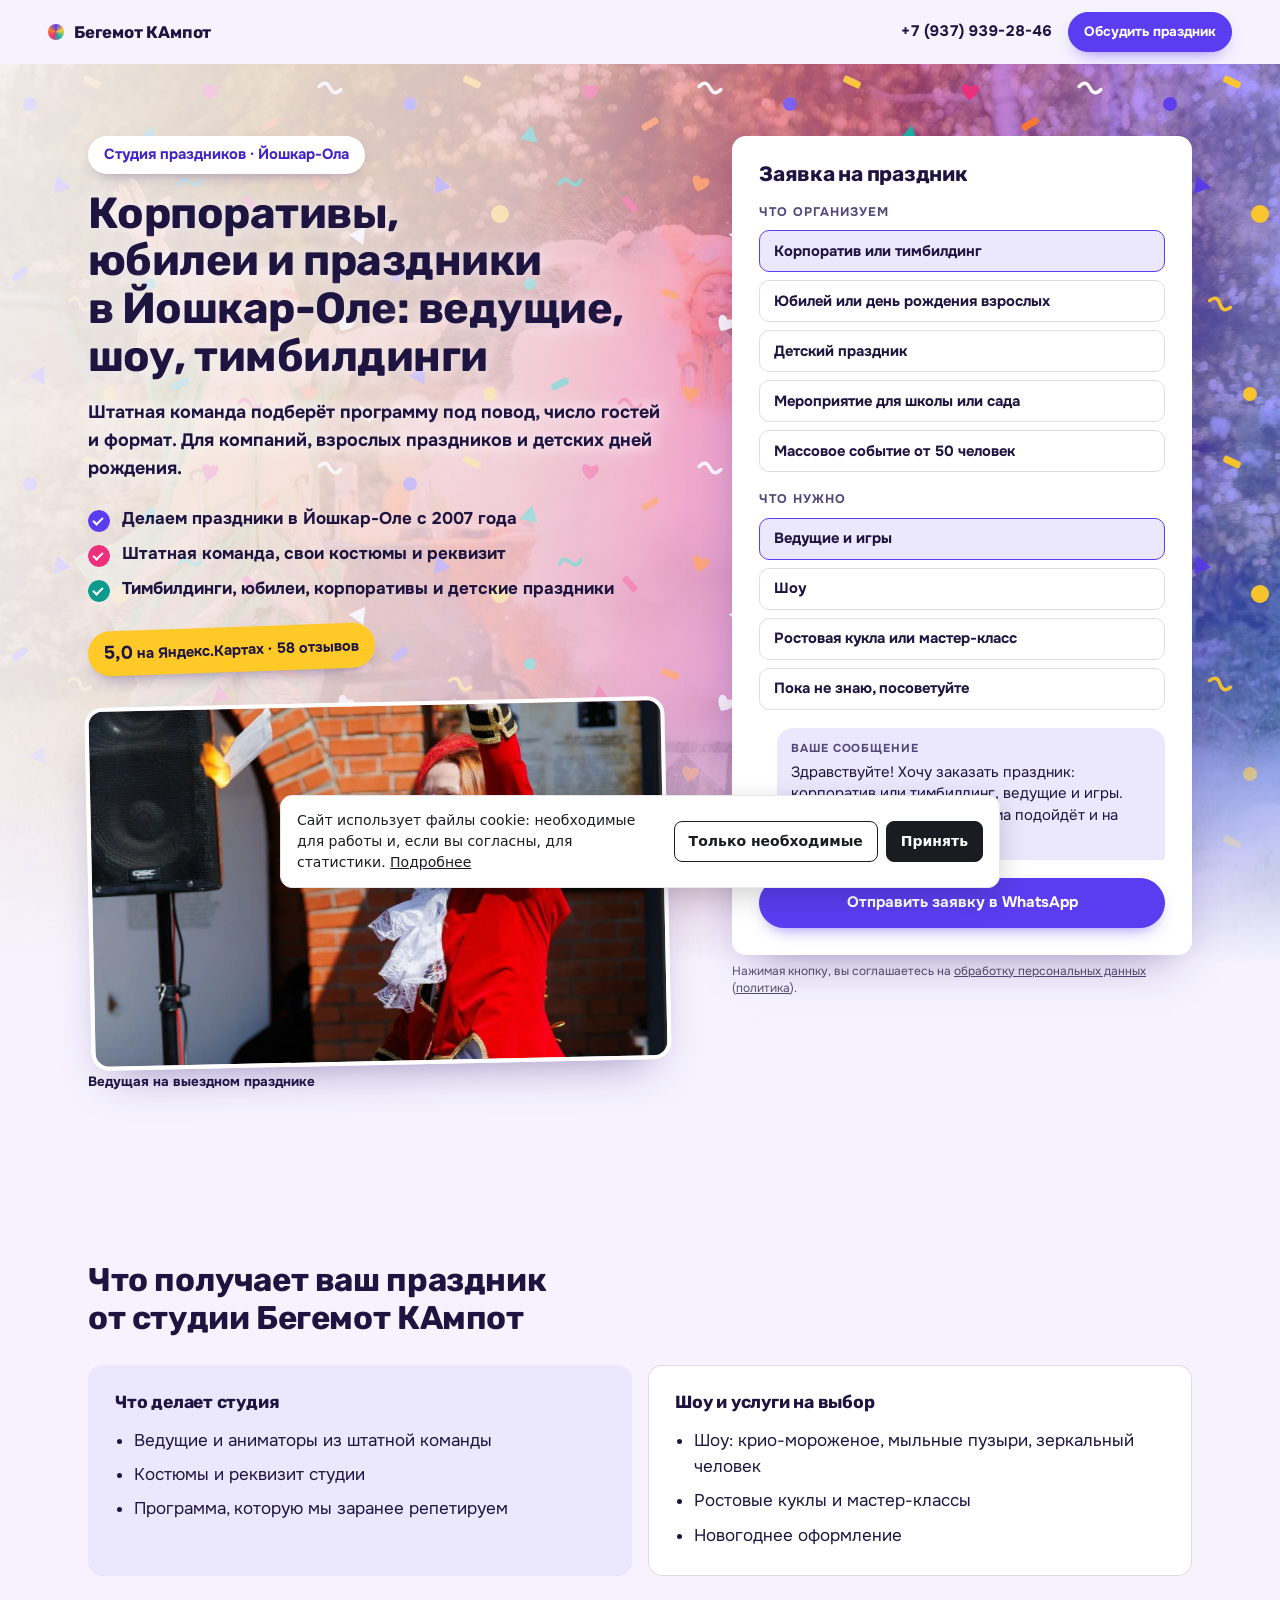
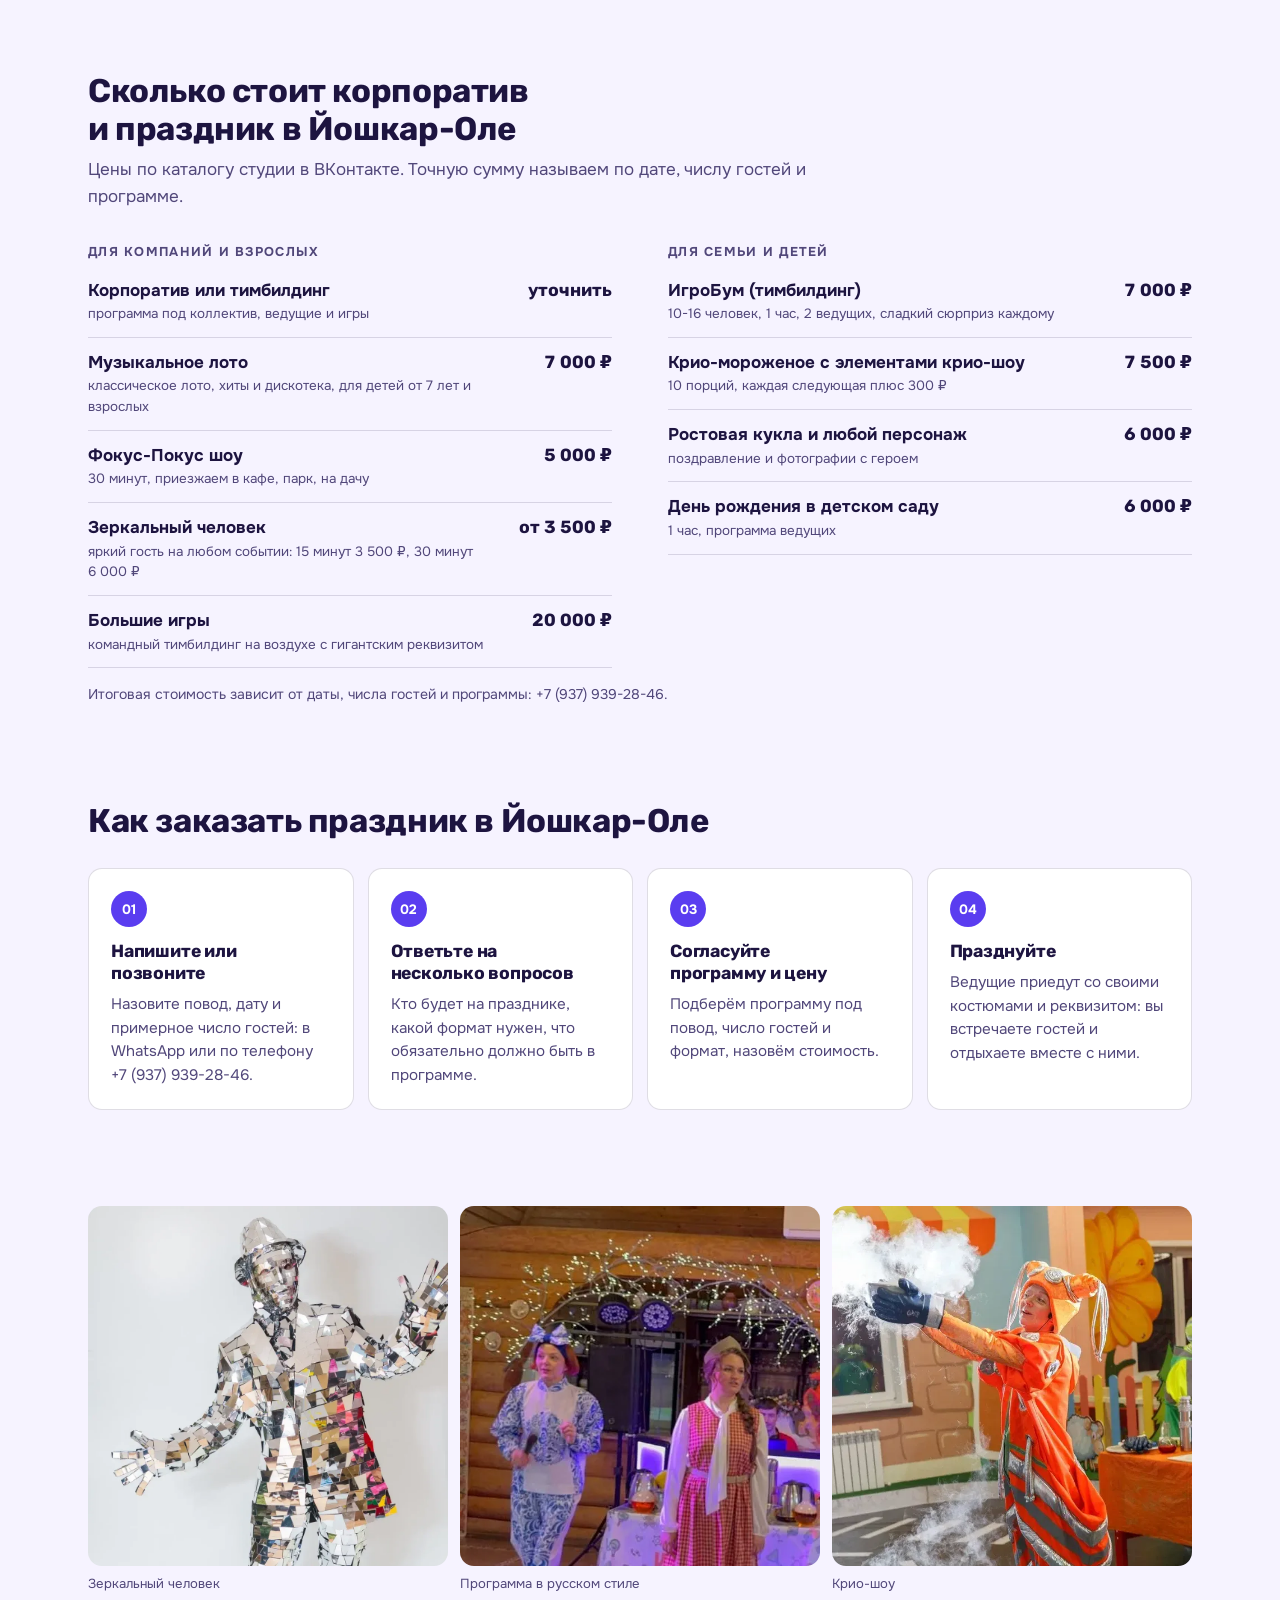
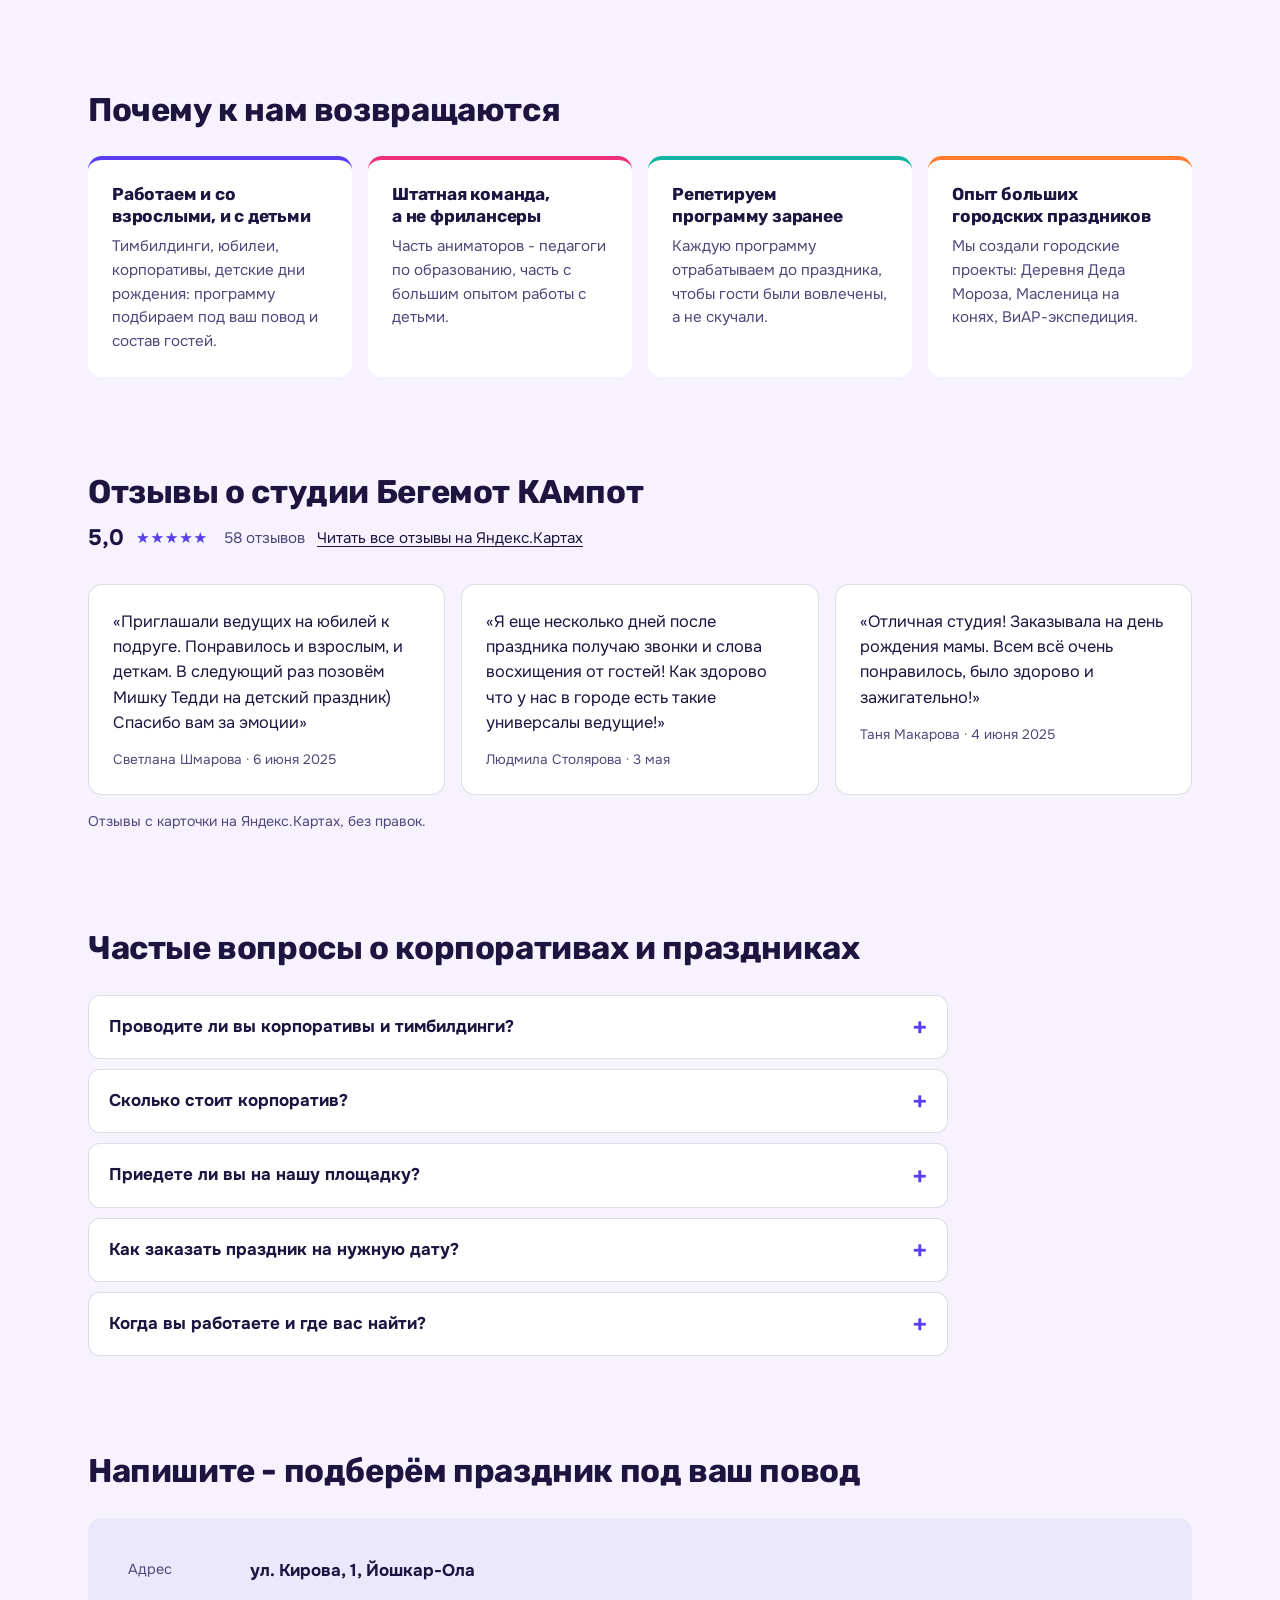
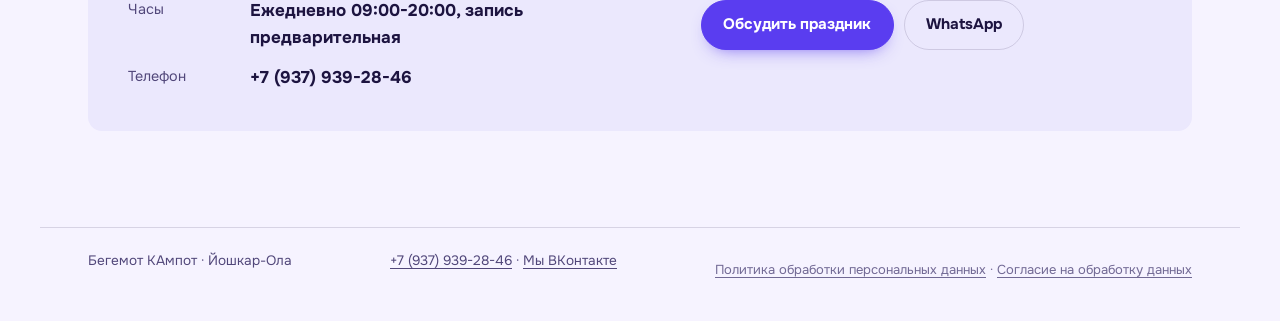
<file: index.html>
<!doctype html>
<html lang="ru">
<head>
<meta charset="utf-8">
<meta name="robots" content="noindex, nofollow" data-publish>
<meta name="viewport" content="width=device-width, initial-scale=1, viewport-fit=cover">
<title>Корпоративы и праздники в Йошкар-Оле - студия Бегемот КАмпот</title>
<link rel="canonical" href="https://ajax55sv-cell.github.io/begemot-kampot-yoshkar-ola/">
<meta name="description" content="Бегемот КАмпот в Йошкар-Оле: ведущие, шоу и тимбилдинги для корпоративов, юбилеев и детских праздников. 5,0 на Яндекс Картах, 58 отзывов. Заявка в WhatsApp: +7 (937) 939-28-46.">
<meta property="og:type" content="website">
<meta property="og:url" content="https://ajax55sv-cell.github.io/begemot-kampot-yoshkar-ola/">
<meta property="og:site_name" content="Бегемот КАмпот">
<meta property="og:locale" content="ru_RU">
<meta property="og:title" content="Корпоративы, юбилеи и праздники в Йошкар-Оле - Бегемот КАмпот">
<meta property="og:description" content="Бегемот КАмпот в Йошкар-Оле: ведущие, шоу и тимбилдинги для корпоративов, юбилеев и детских праздников. 5,0 на Яндекс Картах, 58 отзывов. Заявка в WhatsApp: +7 (937) 939-28-46.">
<meta property="og:image" content="https://ajax55sv-cell.github.io/begemot-kampot-yoshkar-ola/assets/og.jpg">
<link rel="preload" as="font" type="font/woff2" href="assets/fonts/rubik-cyrillic-700.woff2" crossorigin>
<link rel="preload" as="image" href="assets/hero.webp" fetchpriority="high">
<link rel="icon" href="data:image/svg+xml,%3Csvg xmlns=%27http://www.w3.org/2000/svg%27 viewBox=%270 0 32 32%27%3E%3Crect x=%276%27 y=%276%27 width=%2720%27 height=%2720%27 rx=%275%27 fill=%27%232f6b4d%27/%3E%3C/svg%3E">
<style>
@font-face{font-family:'Rubik';font-style:normal;font-weight:700;font-display:swap;src:url('assets/fonts/rubik-cyrillic-700.woff2') format('woff2');unicode-range:U+0301,U+0400-045F,U+0490-0491,U+04B0-04B1,U+2116;}
@font-face{font-family:'Rubik';font-style:normal;font-weight:700;font-display:swap;src:url('assets/fonts/rubik-latin-700.woff2') format('woff2');unicode-range:U+0000-00FF,U+0131,U+0152-0153,U+02BB-02BC,U+02C6,U+02DA,U+02DC,U+2000-206F,U+20AC,U+2122,U+2191,U+2193,U+2212,U+2215;}
@font-face{font-family:'Onest';font-style:normal;font-weight:400;font-display:swap;src:url('assets/fonts/onest-cyrillic-400.woff2') format('woff2');unicode-range:U+0301,U+0400-045F,U+0490-0491,U+04B0-04B1,U+2116;}
@font-face{font-family:'Onest';font-style:normal;font-weight:400;font-display:swap;src:url('assets/fonts/onest-latin-400.woff2') format('woff2');unicode-range:U+0000-00FF,U+0131,U+0152-0153,U+02BB-02BC,U+02C6,U+02DA,U+02DC,U+2000-206F,U+20AC,U+2122,U+2191,U+2193,U+2212,U+2215;}
@font-face{font-family:'Onest';font-style:normal;font-weight:700;font-display:swap;src:url('assets/fonts/onest-cyrillic-700.woff2') format('woff2');unicode-range:U+0301,U+0400-045F,U+0490-0491,U+04B0-04B1,U+2116;}
@font-face{font-family:'Onest';font-style:normal;font-weight:700;font-display:swap;src:url('assets/fonts/onest-latin-700.woff2') format('woff2');unicode-range:U+0000-00FF,U+0131,U+0152-0153,U+02BB-02BC,U+02C6,U+02DA,U+02DC,U+2000-206F,U+20AC,U+2122,U+2191,U+2193,U+2212,U+2215;}

:root { --c-canvas: #f6f3ff; --c-surface: #ffffff; --c-ink: #1d1440; --c-ink-soft: #51477a; --c-accent: #5a3df0; --c-accent-ink: #ffffff; --c-accent-deep: #3f26c4; --f-display: 'Rubik', 'Trebuchet MS', 'Segoe UI', system-ui, sans-serif; --f-text: 'Onest', 'Segoe UI', system-ui, sans-serif; --h1k: 1; }
</style>
<link rel="stylesheet" href="style-prod.css">
<script type="application/ld+json">[{"@context":"https://schema.org","@type":"LocalBusiness","name":"Бегемот КАмпот","description":"Организация корпоративов, тимбилдингов, юбилеев и детских праздников в Йошкар-Оле: ведущие, шоу, ростовые куклы, мастер-классы.","url":"https://ajax55sv-cell.github.io/begemot-kampot-yoshkar-ola/","image":"https://ajax55sv-cell.github.io/begemot-kampot-yoshkar-ola/assets/og.jpg","telephone":"+79379392846","openingHoursSpecification":[{"@type":"OpeningHoursSpecification","dayOfWeek":["Monday","Tuesday","Wednesday","Thursday","Friday","Saturday","Sunday"],"opens":"09:00","closes":"20:00"}],"address":{"@type":"PostalAddress","streetAddress":"улица Кирова, 1","addressLocality":"Йошкар-Ола","addressRegion":"Республика Марий Эл","addressCountry":"RU"},"aggregateRating":{"@type":"AggregateRating","ratingValue":"5.0","ratingCount":"62","reviewCount":"58"},"sameAs":["https://yandex.ru/maps/org/begemot_kampot/231373108571/","https://vk.ru/kampotdetckieprazdniki"]},{"@context":"https://schema.org","@type":"FAQPage","mainEntity":[{"@type":"Question","name":"Проводите ли вы корпоративы и тимбилдинги?","acceptedAnswer":{"@type":"Answer","text":"Да. Проводим тимбилдинги, корпоративы, юбилеи и дни рождения для взрослых: подбираем программу под коллектив, число гостей и формат."}},{"@type":"Question","name":"Сколько стоит корпоратив?","acceptedAnswer":{"@type":"Answer","text":"Стоимость зависит от даты, числа гостей и программы. Напишите нам в WhatsApp или позвоните по номеру +7 (937) 939-28-46: назовём цену под ваш формат."}},{"@type":"Question","name":"Приедете ли вы на нашу площадку?","acceptedAnswer":{"@type":"Answer","text":"Да, выезжаем: Фокус-Покус шоу приезжает в кафе, парк, на дачу. ИгроБум проводим на любой территории, даже там, где нет электричества."}},{"@type":"Question","name":"Как заказать праздник на нужную дату?","acceptedAnswer":{"@type":"Answer","text":"Дату лучше закрепить заранее. Напишите нам повод, дату и число гостей, мы скажем, свободна ли дата, и подберём программу."}},{"@type":"Question","name":"Когда вы работаете и где вас найти?","acceptedAnswer":{"@type":"Answer","text":"Принимаем заявки ежедневно с 09:00 до 20:00, запись предварительная. Офис: Йошкар-Ола, улица Кирова, 1."}}]}]</script>
<style>
/* legal-add */
.legal-links{margin-top:10px;font-size:13px;opacity:.8;hyphens:none}
.legal-links a{color:inherit}
.ckn{margin:8px 0 0;font-size:12px;line-height:1.45;opacity:.75;hyphens:none}
.ckn a{color:inherit;text-decoration:underline}
.ckb{position:fixed;left:12px;right:12px;bottom:12px;z-index:9999;max-width:720px;margin:0 auto;padding:14px 16px;background:#fff;color:#1b1c22;border:1px solid #e7e8ee;border-radius:12px;box-shadow:0 8px 28px rgba(0,0,0,.18);font:400 14px/1.5 system-ui,-apple-system,"Segoe UI",Arial,sans-serif;hyphens:none;display:flex;gap:12px;align-items:center;flex-wrap:wrap}
.ckb p{margin:0;flex:1 1 280px}
.ckb a{color:inherit;text-decoration:underline}
.ckb__b{display:flex;gap:8px;flex-wrap:wrap}
.ckb button{font:inherit;font-weight:600;padding:9px 14px;border-radius:8px;border:1px solid #1b1c22;background:#fff;color:#1b1c22;cursor:pointer}
.ckb button[data-v="all"]{background:#1b1c22;color:#fff}
</style>
</head>
<body class="s-prod" id="top" data-wa="79379392846" data-tg="" data-max="">
<header class="s-bar" data-s-bar>
  <a class="s-bar__brand" href="#top"><i aria-hidden="true"></i>Бегемот КАмпот</a>
  <div class="s-bar__right">
    <a class="s-bar__tel" href="tel:+79379392846">+7 (937) 939-28-46</a>
    <a class="s-btn s-btn--sm" href="#widget">Обсудить праздник</a>
  </div>
</header>
<main>
  <section class="s-hero">
    <div class="s-hero__text">
      <p class="s-eyebrow">Студия праздников · <span class="nw">Йошкар-Ола</span></p>
      <h1>Корпоративы, юбилеи и праздники в <span class="nw">Йошкар-Оле</span>: ведущие, шоу, тимбилдинги</h1>
      <p class="s-lead">Штатная команда подберёт программу под повод, число гостей и формат. Для компаний, взрослых праздников и детских дней рождения.</p>
      <ul class="s-ticks"><li>Делаем праздники в <span class="nw">Йошкар-Оле</span> с 2007 года</li><li>Штатная команда, свои костюмы и реквизит</li><li>Тимбилдинги, юбилеи, корпоративы и детские праздники</li></ul>
      <p class="s-rating"><b>5,0</b> на Яндекс.Картах · 58 отзывов</p>
      <figure class="s-hero__photo"><img class="" src="assets/vedushchaya.webp" alt="Ведущая в красном костюме с поднятой рукой на выездном празднике" loading="lazy" decoding="async" style="object-position:50% 30%"><figcaption>Ведущая на выездном празднике</figcaption></figure>
    </div>
    <div class="s-hero__widget" id="widget"><form class="s-widget" data-s-calc data-base="0" data-min="0" data-min-note="минимальный заказ" data-per="{}" data-message="Здравствуйте! Хочу заказать праздник: {выбор}. Подскажите, какая программа подойдёт и на какие даты вы свободны?" onsubmit="return false">
      <h2 class="s-widget__title">Заявка на праздник</h2>
      <fieldset><legend>Что организуем</legend><div class="s-chips s-chips--col"><label class="s-chip s-chip--row"><input type="radio" name="event" value="0" data-label="Корпоратив или тимбилдинг" data-price="0" checked><span>Корпоратив или тимбилдинг</span></label><label class="s-chip s-chip--row"><input type="radio" name="event" value="1" data-label="Юбилей или день рождения взрослых" data-price="0"><span>Юбилей или день рождения взрослых</span></label><label class="s-chip s-chip--row"><input type="radio" name="event" value="2" data-label="Детский праздник" data-price="0"><span>Детский праздник</span></label><label class="s-chip s-chip--row"><input type="radio" name="event" value="3" data-label="Мероприятие для школы или сада" data-price="0"><span>Мероприятие для школы или сада</span></label><label class="s-chip s-chip--row"><input type="radio" name="event" value="4" data-label="Массовое событие от 50 человек" data-price="0"><span>Массовое событие от 50 человек</span></label></div></fieldset>
      <fieldset><legend>Что нужно</legend><div class="s-chips s-chips--col"><label class="s-chip s-chip--row"><input type="radio" name="who" value="0" data-label="Ведущие и игры" data-price="0" checked><span>Ведущие и игры</span></label><label class="s-chip s-chip--row"><input type="radio" name="who" value="1" data-label="Шоу" data-price="0"><span>Шоу</span></label><label class="s-chip s-chip--row"><input type="radio" name="who" value="2" data-label="Ростовая кукла или мастер-класс" data-price="0"><span>Ростовая кукла или <span class="nw">мастер-класс</span></span></label><label class="s-chip s-chip--row"><input type="radio" name="who" value="3" data-label="Пока не знаю, посоветуйте" data-price="0"><span>Пока не знаю, посоветуйте</span></label></div></fieldset>
      <p class="s-total"><span>Цену назовём по дате и числу гостей</span><b data-s-total>-</b></p>
      <div class="s-bubble" aria-live="polite"><span class="s-bubble__label">Ваше сообщение</span><p data-s-bubble></p></div>
      <div class="s-send">
        <a class="s-btn s-btn--wide" data-s-msg="whatsapp" href="https://wa.me/79379392846" target="_blank" rel="noopener">Отправить заявку в WhatsApp</a>
        
      </div>
      <p class="s-send__note" data-s-copied hidden>Текст скопирован - вставьте его в чат.</p>
      
    </form><p class="ckn">Нажимая кнопку, вы соглашаетесь на <a href="soglasie.html">обработку персональных данных</a> (<a href="politika.html">политика</a>).</p></div>
    <figure class="s-hero__bg" aria-hidden="true"><img class="" src="assets/hero.webp" alt="Два аниматора в ярких костюмах на лужайке, рядом облако белого пара и стол с шарами" decoding="async" style="object-position:50% 50%" fetchpriority="high"></figure>
  </section>

  <section class="s-section s-reveal">
    <header class="s-section__head"><h2>Что получает ваш праздник от студии Бегемот КАмпот</h2></header>
    <div class="s-incl">
      <div><h3>Что делает студия</h3><ul><li>Ведущие и аниматоры из штатной команды</li><li>Костюмы и реквизит студии</li><li>Программа, которую мы заранее репетируем</li></ul></div>
      <div><h3>Шоу и услуги на выбор</h3><ul><li>Шоу: <span class="nw">крио-мороженое</span>, мыльные пузыри, зеркальный человек</li><li>Ростовые куклы и <span class="nw">мастер-классы</span></li><li>Новогоднее оформление</li></ul></div>
    </div>
  </section>

  <section class="s-section s-reveal" id="prices">
    <header class="s-section__head"><h2>Сколько стоит корпоратив и праздник в <span class="nw">Йошкар-Оле</span></h2><p>Цены по каталогу студии в ВКонтакте. Точную сумму называем по дате, числу гостей и программе.</p></header>
    <div class="s-board"><div class="s-board__group">
      <h3 class="s-board__title">Для компаний и взрослых</h3>
      <ul class="s-board__list">
        <li class="s-board__row"><span class="s-board__name">Корпоратив или тимбилдинг<em>программа под коллектив, ведущие и игры</em></span><span class="s-board__dots" aria-hidden="true"></span><span class="s-board__price">уточнить</span></li>
        <li class="s-board__row"><span class="s-board__name">Музыкальное лото<em>классическое лото, хиты и дискотека, для детей от 7 лет и взрослых</em></span><span class="s-board__dots" aria-hidden="true"></span><span class="s-board__price">7 000 ₽</span></li>
        <li class="s-board__row"><span class="s-board__name"><span class="nw">Фокус-Покус</span> шоу<em>30 минут, приезжаем в кафе, парк, на дачу</em></span><span class="s-board__dots" aria-hidden="true"></span><span class="s-board__price">5 000 ₽</span></li>
        <li class="s-board__row"><span class="s-board__name">Зеркальный человек<em>яркий гость на любом событии: 15 минут 3 500 ₽, 30 минут 6 000 ₽</em></span><span class="s-board__dots" aria-hidden="true"></span><span class="s-board__price">от 3 500 ₽</span></li>
        <li class="s-board__row"><span class="s-board__name">Большие игры<em>командный тимбилдинг на воздухе с гигантским реквизитом</em></span><span class="s-board__dots" aria-hidden="true"></span><span class="s-board__price">20 000 ₽</span></li>
      </ul>
    </div>
<div class="s-board__group">
      <h3 class="s-board__title">Для семьи и детей</h3>
      <ul class="s-board__list">
        <li class="s-board__row"><span class="s-board__name">ИгроБум (тимбилдинг)<em>10-16 человек, 1 час, 2 ведущих, сладкий сюрприз каждому</em></span><span class="s-board__dots" aria-hidden="true"></span><span class="s-board__price">7 000 ₽</span></li>
        <li class="s-board__row"><span class="s-board__name"><span class="nw">Крио-мороженое</span> с элементами <span class="nw">крио-шоу</span><em>10 порций, каждая следующая плюс 300 ₽</em></span><span class="s-board__dots" aria-hidden="true"></span><span class="s-board__price">7 500 ₽</span></li>
        <li class="s-board__row"><span class="s-board__name">Ростовая кукла и любой персонаж<em>поздравление и фотографии с героем</em></span><span class="s-board__dots" aria-hidden="true"></span><span class="s-board__price">6 000 ₽</span></li>
        <li class="s-board__row"><span class="s-board__name">День рождения в детском саду<em>1 час, программа ведущих</em></span><span class="s-board__dots" aria-hidden="true"></span><span class="s-board__price">6 000 ₽</span></li>
      </ul>
    </div></div>
    <p class="s-note">Итоговая стоимость зависит от даты, числа гостей и программы: +7 (937) 939-28-46.</p>
  </section>

  <section class="s-section s-reveal">
    <header class="s-section__head"><h2>Как заказать праздник в <span class="nw">Йошкар-Оле</span></h2></header>
    <ol class="s-steps">
      <li class="s-steps__item"><span class="s-steps__n">01</span><h3>Напишите или позвоните</h3><p>Назовите повод, дату и примерное число гостей: в WhatsApp или по телефону +7 (937) 939-28-46.</p></li>
      <li class="s-steps__item"><span class="s-steps__n">02</span><h3>Ответьте на несколько вопросов</h3><p>Кто будет на празднике, какой формат нужен, что обязательно должно быть в программе.</p></li>
      <li class="s-steps__item"><span class="s-steps__n">03</span><h3>Согласуйте программу и цену</h3><p>Подберём программу под повод, число гостей и формат, назовём стоимость.</p></li>
      <li class="s-steps__item"><span class="s-steps__n">04</span><h3>Празднуйте</h3><p>Ведущие приедут со своими костюмами и реквизитом: вы встречаете гостей и отдыхаете вместе с ними.</p></li>
    </ol>
  </section>

  <section class="s-photos s-reveal" aria-label="Фото студии Бегемот КАмпот"><h2 class="sr-only">Фото шоу и программ студии Бегемот КАмпот в <span class="nw">Йошкар-Оле</span></h2><figure><img class="" src="assets/zerkalo.webp" alt="Зеркальный человек в шляпе и костюме из зеркальных осколков на белом фоне" loading="lazy" decoding="async"><figcaption>Зеркальный человек</figcaption></figure><figure><img class="" src="assets/russkaya.webp" alt="Ведущие в народных костюмах на праздничной программе в бревенчатой избе" loading="lazy" decoding="async"><figcaption>Программа в русском стиле</figcaption></figure><figure><img class="" src="assets/krio.webp" alt="Аниматор в оранжевом костюме среди облака пара в игровой комнате" loading="lazy" decoding="async"><figcaption><span class="nw">Крио-шоу</span></figcaption></figure></section>

  <section class="s-section s-reveal">
    <header class="s-section__head"><h2>Почему к нам возвращаются</h2></header>
    <ul class="s-promises">
      <li><h3>Работаем и со взрослыми, и с детьми</h3><p>Тимбилдинги, юбилеи, корпоративы, детские дни рождения: программу подбираем под ваш повод и состав гостей.</p></li>
      <li><h3>Штатная команда, а не фрилансеры</h3><p>Часть аниматоров - педагоги по образованию, часть с большим опытом работы с детьми.</p></li>
      <li><h3>Репетируем программу заранее</h3><p>Каждую программу отрабатываем до праздника, чтобы гости были вовлечены, а не скучали.</p></li>
      <li><h3>Опыт больших городских праздников</h3><p>Мы создали городские проекты: Деревня Деда Мороза, Масленица на конях, <span class="nw">ВиАР-экспедиция</span>.</p></li>
    </ul>
  </section>

  <section class="s-section s-reveal">
    <header class="s-section__head s-section__head--reviews"><h2>Отзывы о студии Бегемот КАмпот</h2><p class="s-reviews__rating"><span class="s-reviews__num">5,0</span><span class="s-reviews__stars" style="--r: 5" aria-label="рейтинг 5,0 из 5"></span><span class="s-reviews__count">58 отзывов</span><a class="s-reviews__all" href="https://yandex.ru/maps/org/begemot_kampot/231373108571/" target="_blank" rel="noopener">Читать все отзывы на Яндекс.Картах</a></p></header>
    <ul class="s-reviews">
      <li><blockquote>«Приглашали ведущих на юбилей к подруге. Понравилось и взрослым, и деткам. В следующий раз позовём Мишку Тедди на детский праздник) Спасибо вам за эмоции»</blockquote><p class="s-reviews__who">Светлана Шмарова · 6 июня 2025</p></li>
      <li><blockquote>«Я еще несколько дней после праздника получаю звонки и слова восхищения от гостей! Как здорово что у нас в городе есть такие универсалы ведущие!»</blockquote><p class="s-reviews__who">Людмила Столярова · 3 мая</p></li>
      <li><blockquote>«Отличная студия! Заказывала на день рождения мамы. Всем всё очень понравилось, было здорово и зажигательно!»</blockquote><p class="s-reviews__who">Таня Макарова · 4 июня 2025</p></li>
    </ul>
    <p class="s-note">Отзывы с карточки на Яндекс.Картах, без правок.</p>
  </section>

  <section class="s-section s-reveal">
    <header class="s-section__head"><h2>Частые вопросы о корпоративах и праздниках</h2></header>
    <div class="s-faq"><details><summary>Проводите ли вы корпоративы и тимбилдинги?</summary><p>Да. Проводим тимбилдинги, корпоративы, юбилеи и дни рождения для взрослых: подбираем программу под коллектив, число гостей и формат.</p></details><details><summary>Сколько стоит корпоратив?</summary><p>Стоимость зависит от даты, числа гостей и программы. Напишите нам в WhatsApp или позвоните по номеру +7 (937) 939-28-46: назовём цену под ваш формат.</p></details><details><summary>Приедете ли вы на нашу площадку?</summary><p>Да, выезжаем: <span class="nw">Фокус-Покус</span> шоу приезжает в кафе, парк, на дачу. ИгроБум проводим на любой территории, даже там, где нет электричества.</p></details><details><summary>Как заказать праздник на нужную дату?</summary><p>Дату лучше закрепить заранее. Напишите нам повод, дату и число гостей, мы скажем, свободна ли дата, и подберём программу.</p></details><details><summary>Когда вы работаете и где вас найти?</summary><p>Принимаем заявки ежедневно с 09:00 до 20:00, запись предварительная. Офис: <span class="nw">Йошкар-Ола</span>, улица Кирова, 1.</p></details></div>
  </section>

  <section class="s-section s-final s-reveal" id="contacts">
    <header class="s-section__head"><h2>Напишите - подберём праздник под ваш повод</h2></header>
    <div class="s-contacts">
      <dl>
        <div><dt>Адрес</dt><dd>ул. Кирова, 1, <span class="nw">Йошкар-Ола</span></dd></div>
        <div><dt>Часы</dt><dd>Ежедневно 09:00-20:00, запись предварительная</dd></div>
        <div><dt>Телефон</dt><dd><a href="tel:+79379392846">+7 (937) 939-28-46</a></dd></div>
      </dl>
      <div class="s-contacts__actions">
        <a class="s-btn" href="#widget">Обсудить праздник</a>
        <a class="s-btn s-btn--ghost" data-s-msg="whatsapp" href="https://wa.me/79379392846" target="_blank" rel="noopener">WhatsApp</a>
        
      </div>
    </div>
  </section>
</main>
<footer class="s-foot"><p>Бегемот КАмпот · <span class="nw">Йошкар-Ола</span></p><p><a href="tel:+79379392846">+7 (937) 939-28-46</a> · <a href="https://vk.ru/kampotdetckieprazdniki" target="_blank" rel="noopener">Мы ВКонтакте</a></p><p class="legal-links"><a href="politika.html">Политика обработки персональных данных</a> · <a href="soglasie.html">Согласие на обработку данных</a></p></footer>
<nav class="s-dock" aria-label="Быстрая связь"><a class="s-btn" href="#widget">Обсудить праздник</a><a class="s-btn s-btn--ghost" href="tel:+79379392846">Позвонить</a></nav>
<script src="style.js" defer></script>
<script>
(function(){var K='cookie-choice';try{if(localStorage.getItem(K))return}catch(e){}
var b=document.createElement('div');b.className='ckb';b.setAttribute('role','dialog');b.setAttribute('aria-label','Файлы cookie');
b.innerHTML='<p>Сайт использует файлы cookie: необходимые для работы и, если вы согласны, для статистики. <a href="politika.html">Подробнее</a></p><div class="ckb__b"><button type="button" data-v="necessary">Только необходимые</button><button type="button" data-v="all">Принять</button></div>';
b.addEventListener('click',function(e){var v=e.target.getAttribute&&e.target.getAttribute('data-v');if(!v)return;try{localStorage.setItem(K,v)}catch(x){}try{document.dispatchEvent(new CustomEvent('cookie-choice',{detail:v}))}catch(x){}b.remove()});
document.body.appendChild(b)})();
</script>
<!-- legal-add -->
</body>
</html>
</file>
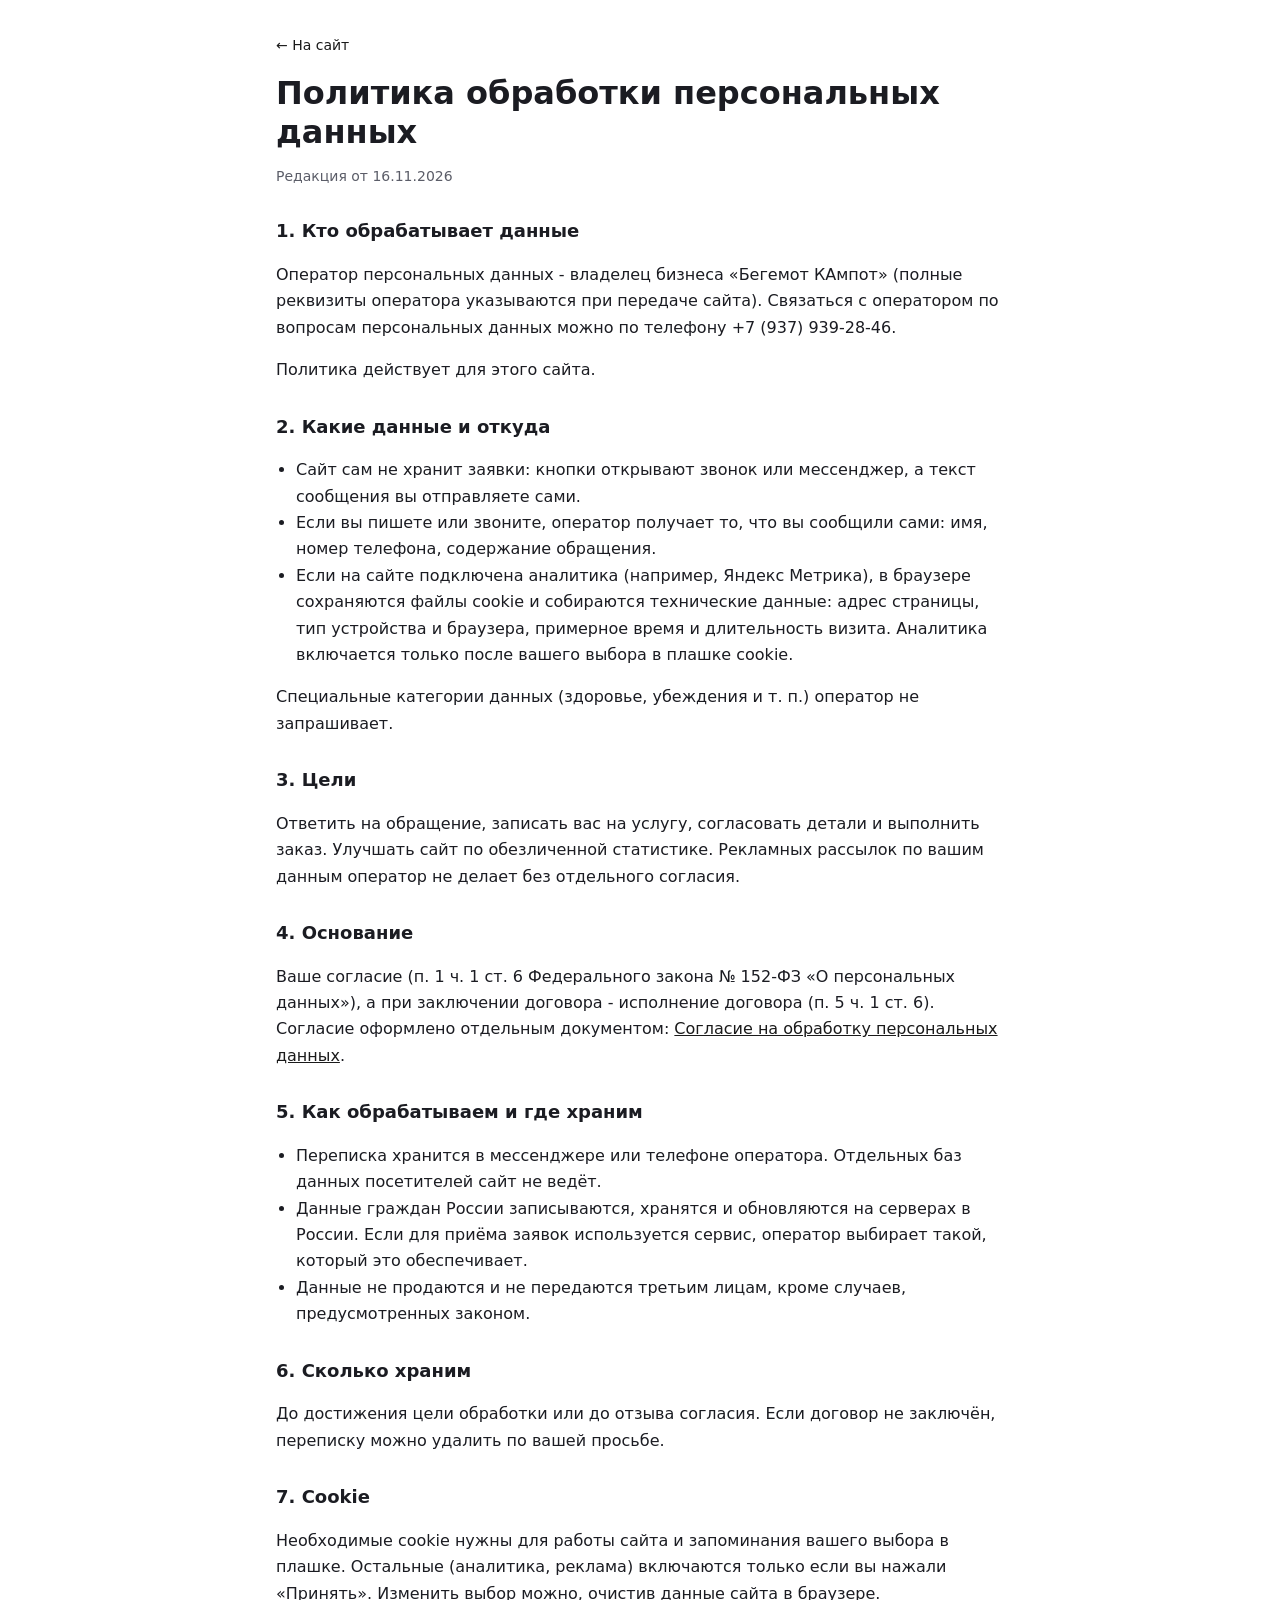
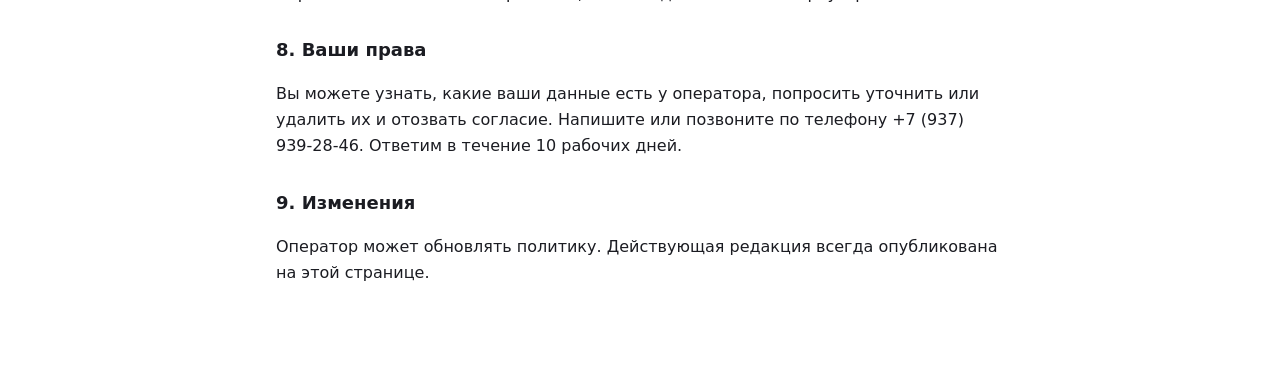
<file: politika.html>
<!doctype html>
<html lang="ru">
<head>
<meta charset="utf-8">
<meta name="viewport" content="width=device-width, initial-scale=1">
<title>Политика обработки персональных данных - Бегемот КАмпот</title>
<style>:root{--accent:#1a1a1a;--ink:#1b1c22;--ink-2:#5b5d68;--line:#e7e8ee}
*{box-sizing:border-box}
html,body,h1,h2,p,li{hyphens:none;-webkit-hyphens:none}
body{margin:0;background:#fff;color:var(--ink);font:400 16px/1.65 system-ui,-apple-system,"Segoe UI",Arial,sans-serif}
main{max-width:760px;margin:0 auto;padding:32px 16px 64px}
a{color:var(--accent)}
h1{font-size:clamp(24px,4vw,32px);line-height:1.2;margin:16px 0 6px}
h2{font-size:18px;margin:28px 0 8px}
.muted{color:var(--ink-2);font-size:14px}
.back{font-size:14px;text-decoration:none}
ul{padding-left:20px}</style>
</head>
<body>
<main>
<a class="back" href="./">← На сайт</a>
<h1>Политика обработки персональных данных</h1>
<p class="muted">Редакция от 16.11.2026</p>

<h2>1. Кто обрабатывает данные</h2>
<p>Оператор персональных данных - владелец бизнеса «Бегемот КАмпот» (полные реквизиты оператора указываются при передаче сайта). Связаться с оператором по вопросам персональных данных можно по телефону +7 (937) 939-28-46.</p>
<p>Политика действует для этого сайта.</p>

<h2>2. Какие данные и откуда</h2>
<ul>
<li>Сайт сам не хранит заявки: кнопки открывают звонок или мессенджер, а текст сообщения вы отправляете сами.</li>
<li>Если вы пишете или звоните, оператор получает то, что вы сообщили сами: имя, номер телефона, содержание обращения.</li>
<li>Если на сайте подключена аналитика (например, Яндекс Метрика), в браузере сохраняются файлы cookie и собираются технические данные: адрес страницы, тип устройства и браузера, примерное время и длительность визита. Аналитика включается только после вашего выбора в плашке cookie.</li>
</ul>
<p>Специальные категории данных (здоровье, убеждения и т. п.) оператор не запрашивает.</p>

<h2>3. Цели</h2>
<p>Ответить на обращение, записать вас на услугу, согласовать детали и выполнить заказ. Улучшать сайт по обезличенной статистике. Рекламных рассылок по вашим данным оператор не делает без отдельного согласия.</p>

<h2>4. Основание</h2>
<p>Ваше согласие (п. 1 ч. 1 ст. 6 Федерального закона № 152-ФЗ «О персональных данных»), а при заключении договора - исполнение договора (п. 5 ч. 1 ст. 6). Согласие оформлено отдельным документом: <a href="soglasie.html">Согласие на обработку персональных данных</a>.</p>

<h2>5. Как обрабатываем и где храним</h2>
<ul>
<li>Переписка хранится в мессенджере или телефоне оператора. Отдельных баз данных посетителей сайт не ведёт.</li>
<li>Данные граждан России записываются, хранятся и обновляются на серверах в России. Если для приёма заявок используется сервис, оператор выбирает такой, который это обеспечивает.</li>
<li>Данные не продаются и не передаются третьим лицам, кроме случаев, предусмотренных законом.</li>
</ul>

<h2>6. Сколько храним</h2>
<p>До достижения цели обработки или до отзыва согласия. Если договор не заключён, переписку можно удалить по вашей просьбе.</p>

<h2>7. Cookie</h2>
<p>Необходимые cookie нужны для работы сайта и запоминания вашего выбора в плашке. Остальные (аналитика, реклама) включаются только если вы нажали «Принять». Изменить выбор можно, очистив данные сайта в браузере.</p>

<h2>8. Ваши права</h2>
<p>Вы можете узнать, какие ваши данные есть у оператора, попросить уточнить или удалить их и отозвать согласие. Напишите или позвоните по телефону +7 (937) 939-28-46. Ответим в течение 10 рабочих дней.</p>

<h2>9. Изменения</h2>
<p>Оператор может обновлять политику. Действующая редакция всегда опубликована на этой странице.</p>

</main>
</body>
</html>
</file>
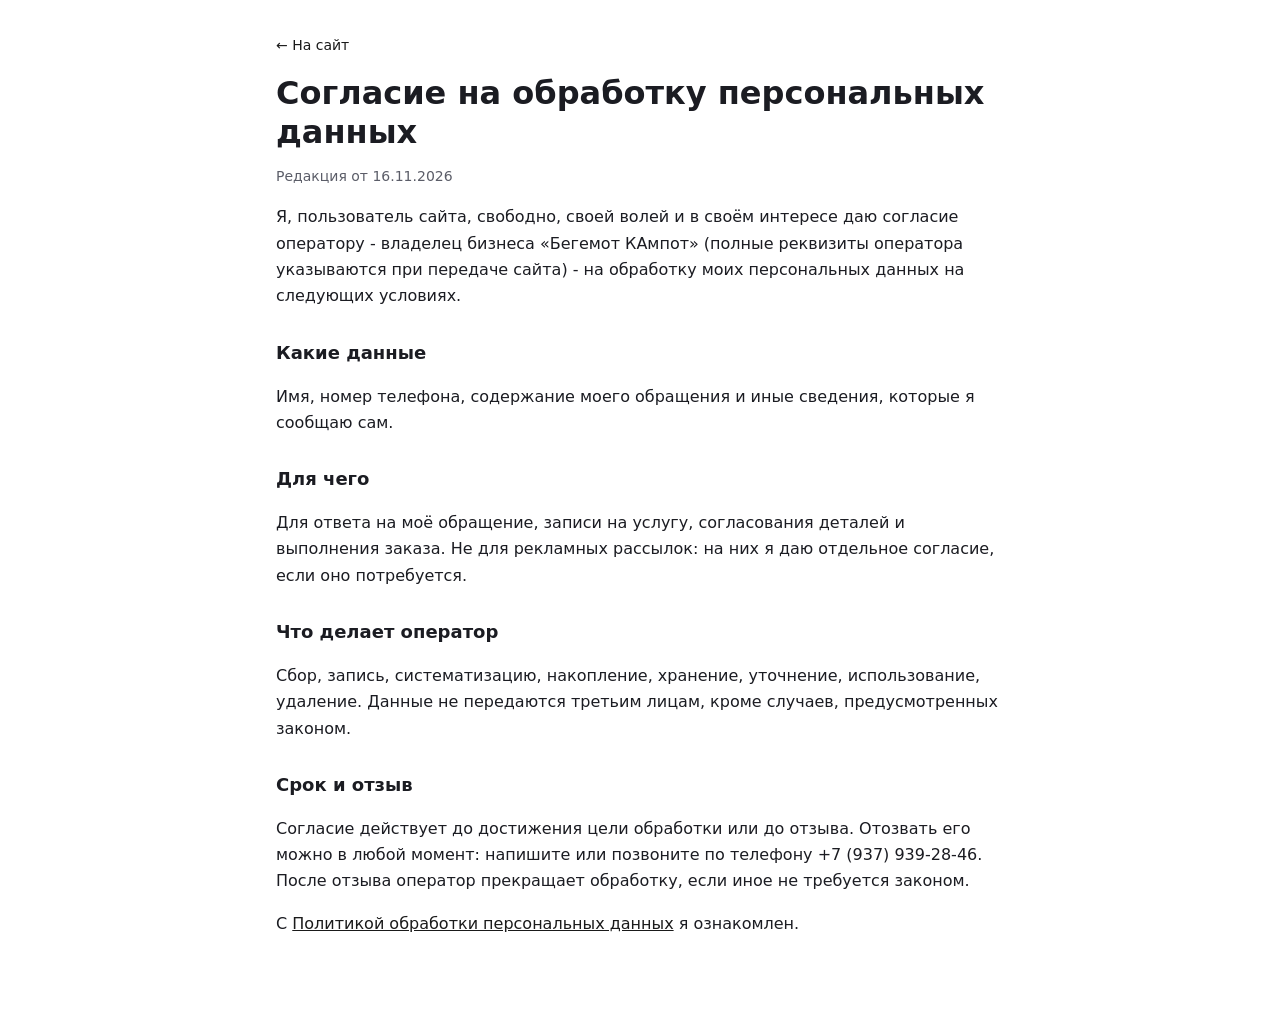
<file: soglasie.html>
<!doctype html>
<html lang="ru">
<head>
<meta charset="utf-8">
<meta name="viewport" content="width=device-width, initial-scale=1">
<title>Согласие на обработку персональных данных - Бегемот КАмпот</title>
<style>:root{--accent:#1a1a1a;--ink:#1b1c22;--ink-2:#5b5d68;--line:#e7e8ee}
*{box-sizing:border-box}
html,body,h1,h2,p,li{hyphens:none;-webkit-hyphens:none}
body{margin:0;background:#fff;color:var(--ink);font:400 16px/1.65 system-ui,-apple-system,"Segoe UI",Arial,sans-serif}
main{max-width:760px;margin:0 auto;padding:32px 16px 64px}
a{color:var(--accent)}
h1{font-size:clamp(24px,4vw,32px);line-height:1.2;margin:16px 0 6px}
h2{font-size:18px;margin:28px 0 8px}
.muted{color:var(--ink-2);font-size:14px}
.back{font-size:14px;text-decoration:none}
ul{padding-left:20px}</style>
</head>
<body>
<main>
<a class="back" href="./">← На сайт</a>
<h1>Согласие на обработку персональных данных</h1>
<p class="muted">Редакция от 16.11.2026</p>

<p>Я, пользователь сайта, свободно, своей волей и в своём интересе даю согласие оператору - владелец бизнеса «Бегемот КАмпот» (полные реквизиты оператора указываются при передаче сайта) - на обработку моих персональных данных на следующих условиях.</p>

<h2>Какие данные</h2>
<p>Имя, номер телефона, содержание моего обращения и иные сведения, которые я сообщаю сам.</p>

<h2>Для чего</h2>
<p>Для ответа на моё обращение, записи на услугу, согласования деталей и выполнения заказа. Не для рекламных рассылок: на них я даю отдельное согласие, если оно потребуется.</p>

<h2>Что делает оператор</h2>
<p>Сбор, запись, систематизацию, накопление, хранение, уточнение, использование, удаление. Данные не передаются третьим лицам, кроме случаев, предусмотренных законом.</p>

<h2>Срок и отзыв</h2>
<p>Согласие действует до достижения цели обработки или до отзыва. Отозвать его можно в любой момент: напишите или позвоните по телефону +7 (937) 939-28-46. После отзыва оператор прекращает обработку, если иное не требуется законом.</p>

<p>С <a href="politika.html">Политикой обработки персональных данных</a> я ознакомлен.</p>

</main>
</body>
</html>
</file>
<file: style-prod.css>
/* Стиль «Продающий»: лендинг под заявки. Главная деталь – калькулятор или онлайн-запись на первом экране
   и живое «сообщение-превью», которое уходит владельцу в мессенджер. Цвета и шрифты – из палитры ниши. */
*, *::before, *::after { box-sizing: border-box; }
:root {
  --hair: color-mix(in srgb, var(--c-ink) 14%, transparent);
  --tint: color-mix(in srgb, var(--c-accent) 12%, var(--c-surface));
  --wrap: 1200px; --gut: clamp(16px, 4vw, 48px);
  --r: 14px;
  --shadow: 0 18px 50px -18px color-mix(in srgb, #000 55%, transparent);
}
html { scroll-behavior: smooth; -webkit-text-size-adjust: 100%; overflow-x: clip; }
body { margin: 0; background: var(--c-canvas); color: var(--c-ink); font: 400 17px/1.55 var(--f-text); -webkit-font-smoothing: antialiased; }
img { display: block; max-width: 100%; }
a { color: inherit; }
h1, h2, h3 { font-family: var(--f-display); font-weight: 700; line-height: 1.06; margin: 0; letter-spacing: -.015em; text-wrap: balance; }
p { margin: 0; }
fieldset { border: 0; margin: 0; padding: 0; min-width: 0; }
:focus-visible { outline: 2px solid var(--c-accent); outline-offset: 3px; border-radius: 4px; }

.s-btn { display: inline-flex; align-items: center; justify-content: center; min-height: 50px; padding: 0 1.4em; border-radius: 999px;
  background: var(--c-accent); color: var(--c-accent-ink); font: 700 .95rem/1.1 var(--f-text); text-decoration: none; border: 1px solid var(--c-accent);
  text-align: center; transition: filter .2s ease, transform .2s ease; cursor: pointer; }
.s-btn:hover { filter: brightness(1.07); }
.s-btn:active { transform: translateY(1px); }
.s-btn--sm { min-height: 40px; padding: 0 1.1em; font-size: .85rem; }
.s-btn--ghost { background: transparent; color: var(--c-ink); border-color: var(--hair); font-weight: 600; }
.s-btn--wide { flex: 1; }

/* шапка */
.s-bar { position: sticky; top: 0; z-index: 30; display: flex; align-items: center; justify-content: space-between; gap: 16px;
  padding: 10px var(--gut); background: color-mix(in srgb, var(--c-canvas) 88%, transparent); -webkit-backdrop-filter: blur(10px); backdrop-filter: blur(10px); }
.s-bar.is-scrolled { box-shadow: 0 1px 0 var(--hair); }
.s-bar__brand { font: 700 1rem/1 var(--f-display); text-decoration: none; display: inline-flex; align-items: center; gap: .6em; min-height: 44px; white-space: nowrap; min-width: 0; }
.s-bar__brand i { width: .75em; height: .75em; border-radius: 50%; background: var(--c-accent); }
.s-bar__right { display: flex; align-items: center; gap: 16px; }
.s-bar__tel { text-decoration: none; font-weight: 700; font-size: .95rem; font-variant-numeric: tabular-nums; }

main { max-width: var(--wrap); margin: 0 auto; padding: 0 var(--gut); }

/* первый экран: текст слева, виджет справа, фото ниши – приглушённым фоном */
.s-hero { position: relative; display: grid; grid-template-columns: minmax(0, 1fr) minmax(0, 460px); gap: clamp(28px, 5vw, 64px); align-items: start;
  padding: clamp(32px, 6vw, 72px) 0 clamp(40px, 6vw, 72px); isolation: isolate; }
.s-hero__bg { position: absolute; z-index: -1; margin: 0; top: 0; left: calc(50% - 50vw); width: 100vw; height: min(78%, 620px); overflow: hidden; }
.s-hero__bg img { width: 100%; height: 100%; object-fit: cover; opacity: .3; filter: saturate(.85); }
.s-hero__bg::after { content: ""; position: absolute; inset: 0; background: linear-gradient(180deg, color-mix(in srgb, var(--c-canvas) 40%, transparent), var(--c-canvas) 96%); }
/* фото бизнеса крупно в левой колонке: владелец узнаёт своё место с первого экрана */
.s-hero__photo { margin: 30px 0 0; }
.s-hero__photo img { width: 100%; aspect-ratio: 16 / 9; object-fit: cover; border-radius: var(--r); border: 1px solid var(--hair); }
.s-hero__photo figcaption { margin-top: 8px; font-size: .84rem; color: var(--c-ink-soft); }
.s-eyebrow { display: inline-block; font-size: .8rem; font-weight: 700; letter-spacing: .1em; text-transform: uppercase; color: var(--c-accent-deep, var(--c-accent)); margin-bottom: 16px; }
.s-hero h1 { font-size: calc(clamp(2.1rem, 4.4vw, 3.7rem) * var(--h1k, 1)); overflow-wrap: normal; hyphens: none; }
.s-lead { margin-top: 18px; font-size: 1.12rem; color: var(--c-ink-soft); max-width: 32em; }
.s-ticks { list-style: none; margin: 26px 0 0; padding: 0; display: grid; gap: 12px; }
.s-ticks li { position: relative; padding-left: 34px; font-weight: 600; line-height: 1.35; }
.s-ticks li::before { content: ""; position: absolute; left: 0; top: .1em; width: 22px; height: 22px; border-radius: 50%; background: var(--c-accent);
  -webkit-mask: radial-gradient(circle, #000 0 100%); }
.s-ticks li::after { content: ""; position: absolute; left: 7px; top: calc(.1em + 5px); width: 6px; height: 10px; border: solid var(--c-accent-ink); border-width: 0 2px 2px 0; transform: rotate(45deg); }
.s-rating { margin-top: 26px; font-size: .92rem; color: var(--c-ink-soft); }
.s-rating b { color: var(--c-ink); font-size: 1.1rem; }

/* виджет */
.s-hero__widget { position: sticky; top: 76px; }
.s-widget { background: var(--c-surface); border-radius: var(--r); padding: 24px; box-shadow: var(--shadow); display: grid; gap: 18px; border: 1px solid var(--hair); }
.s-widget__title { font-size: 1.3rem; }
.s-widget legend, .s-range label { font-size: .78rem; font-weight: 700; letter-spacing: .08em; text-transform: uppercase; color: var(--c-ink-soft); margin-bottom: 8px; padding: 0; }
.s-chips { display: flex; flex-wrap: wrap; gap: 8px; }
.s-chips--col { flex-direction: column; flex-wrap: nowrap; }
.s-chip { position: relative; display: inline-flex; align-items: center; gap: 10px; min-height: 42px; padding: 8px 14px; border-radius: 10px; border: 1px solid var(--hair);
  cursor: pointer; font-size: .92rem; font-weight: 600; transition: border-color .15s ease, background-color .15s ease; }
.s-chip--row { justify-content: space-between; }
.s-chip--row b { font-weight: 700; white-space: nowrap; font-variant-numeric: tabular-nums; }
.s-chip--row b small { font-weight: 500; color: var(--c-ink-soft); }
.s-chip__p { font-weight: 500; font-size: .8rem; color: var(--c-ink-soft); white-space: nowrap; }
.s-chip input { position: absolute; opacity: 0; pointer-events: none; }
.s-chip:has(input:checked) { border-color: var(--c-accent); background: var(--tint); }
.s-chip:has(input:focus-visible) { outline: 2px solid var(--c-accent); outline-offset: 2px; }
.s-chip[aria-disabled="true"] { opacity: .4; cursor: default; }
.s-check { display: flex; align-items: center; gap: 10px; font-weight: 600; font-size: .92rem; cursor: pointer; }
.s-check input { width: 20px; height: 20px; accent-color: var(--c-accent); }
.s-check b { margin-left: auto; font-variant-numeric: tabular-nums; }
.s-range { display: grid; gap: 6px; }
.s-range label { display: flex; justify-content: space-between; margin: 0; }
.s-range label b { color: var(--c-ink); font-size: 1rem; font-weight: 700; letter-spacing: 0; text-transform: none; font-variant-numeric: tabular-nums; }
.s-range input { width: 100%; accent-color: var(--c-accent); height: 28px; }
.s-total { display: flex; align-items: baseline; justify-content: space-between; gap: 12px; padding-top: 14px; border-top: 1px solid var(--hair); }
.s-total span { color: var(--c-ink-soft); font-weight: 600; }
.s-total b { font: 700 1.9rem/1 var(--f-display); font-variant-numeric: tabular-nums; color: var(--c-accent); }

/* сообщение-превью: пузырь чата */
.s-bubble { position: relative; background: var(--tint); border-radius: 16px 16px 4px 16px; padding: 12px 14px; margin-left: 18px; }
.s-bubble__label { display: block; font-size: .72rem; font-weight: 700; letter-spacing: .08em; text-transform: uppercase; color: var(--c-ink-soft); margin-bottom: 4px; }
.s-bubble p { font-size: .93rem; line-height: 1.45; }
.s-send { display: flex; gap: 8px; }
.s-send__note { font-size: .82rem; color: var(--c-accent-deep, var(--c-accent)); }
.s-demo { font-size: .78rem; color: var(--c-ink-soft); }

/* секции */
.s-section { padding: clamp(56px, 8vw, 96px) 0 0; }
.s-section__head { display: grid; gap: 10px; margin-bottom: 28px; max-width: 46em; }
.s-section__head h2 { font-size: clamp(1.7rem, 3.2vw, 2.5rem); }
.s-section__head p { color: var(--c-ink-soft); }
.s-note { margin-top: 16px; font-size: .88rem; color: var(--c-ink-soft); max-width: 52em; }

.s-incl { display: grid; grid-template-columns: 1fr 1fr; gap: 16px; }
.s-incl > div { background: var(--c-surface); border-radius: var(--r); padding: 26px; border: 1px solid var(--hair); }
.s-incl > div:first-child { background: var(--tint); border-color: transparent; }
.s-incl h3 { font-size: 1.1rem; margin-bottom: 14px; }
.s-incl ul { margin: 0; padding-left: 1.1em; display: grid; gap: 8px; }

.s-board { display: grid; grid-template-columns: repeat(auto-fit, minmax(min(100%, 420px), 1fr)); gap: 12px 56px; }
.s-board__title { font: 700 .8rem var(--f-text); letter-spacing: .1em; text-transform: uppercase; color: var(--c-ink-soft); margin: 6px 0; }
.s-board__list { list-style: none; margin: 0; padding: 0; }
.s-board__row { display: flex; align-items: baseline; gap: 10px; padding: 12px 0; border-bottom: 1px solid var(--hair); }
.s-board__name { font-weight: 600; }
.s-board__name em { display: block; font-style: normal; font-size: .84rem; color: var(--c-ink-soft); font-weight: 400; }
.s-board__dots { flex: 1; }
.s-board__price { font: 700 1.1rem/1 var(--f-display); font-variant-numeric: tabular-nums; white-space: nowrap; }
.s-board__price small { font: 500 .78rem var(--f-text); color: var(--c-ink-soft); }

.s-steps { list-style: none; margin: 0; padding: 0; display: grid; grid-template-columns: repeat(auto-fit, minmax(min(100%, 170px), 1fr)); gap: 14px; }
.s-steps__item { background: var(--c-surface); border-radius: var(--r); padding: 22px; border: 1px solid var(--hair); }
.s-steps__n { display: inline-grid; place-items: center; width: 36px; height: 36px; border-radius: 50%; background: var(--c-accent); color: var(--c-accent-ink); font: 700 .85rem var(--f-text); }
.s-steps h3 { font-size: 1.1rem; margin-top: 14px; overflow-wrap: normal; hyphens: none; }
.s-steps__item { min-width: 0; }
.s-steps p { margin-top: 8px; color: var(--c-ink-soft); font-size: .95rem; }

.s-photos { display: grid; grid-template-columns: repeat(3, 1fr); gap: 12px; padding-top: clamp(56px, 8vw, 96px); }
.s-photos figure { margin: 0; }
.s-photos img { width: 100%; aspect-ratio: 1 / 1; object-fit: cover; border-radius: var(--r); }
.s-photos figcaption { font-size: .82rem; color: var(--c-ink-soft); margin-top: 8px; }

.s-promises { list-style: none; margin: 0; padding: 0; display: grid; grid-template-columns: repeat(auto-fit, minmax(min(100%, 260px), 1fr)); gap: 16px; }
.s-promises li { border-radius: var(--r); padding: 24px; background: var(--c-surface); border-top: 4px solid var(--c-accent); display: grid; gap: 8px; align-content: start; }
.s-promises h3 { font-size: 1.08rem; }
.s-promises p { color: var(--c-ink-soft); font-size: .95rem; }

.s-reviews { list-style: none; margin: 0; padding: 0; display: grid; grid-template-columns: repeat(auto-fit, minmax(min(100%, 280px), 1fr)); gap: 16px; }
.s-reviews li { background: var(--c-surface); border-radius: var(--r); padding: 24px; display: grid; gap: 14px; align-content: start; border: 1px solid var(--hair); }
.s-reviews blockquote { margin: 0; font-size: 1.02rem; }
.s-reviews__who { font-size: .85rem; color: var(--c-ink-soft); }
.s-section__head--reviews { max-width: none; }
.s-reviews__rating { display: flex; flex-wrap: wrap; align-items: center; gap: 6px 12px; color: var(--c-ink-soft); font-size: .95rem; }
.s-reviews__num { font-weight: 700; font-size: 1.4rem; color: var(--c-ink); }
.s-reviews__stars { --r: 5; display: inline-block; width: 5em; height: 1em; font-size: .95rem; line-height: 1; letter-spacing: .05em; white-space: nowrap; color: color-mix(in srgb, var(--c-ink) 18%, transparent); position: relative; }
.s-reviews__stars::before { content: "★★★★★"; }
.s-reviews__stars::after { content: "★★★★★"; position: absolute; inset: 0; width: calc(var(--r) / 5 * 100%); overflow: hidden; color: var(--c-accent); }
.s-reviews__all { color: var(--c-ink); text-underline-offset: 3px; }
.s-reviews__all:hover { color: var(--c-accent-deep, var(--c-accent)); }

.s-faq { display: grid; gap: 10px; max-width: 860px; }
.s-faq details { background: var(--c-surface); border-radius: 12px; border: 1px solid var(--hair); }
.s-faq summary { cursor: pointer; list-style: none; padding: 18px 52px 18px 20px; font-weight: 700; position: relative; }
.s-faq summary::-webkit-details-marker { display: none; }
.s-faq summary::after { content: "+"; position: absolute; right: 20px; top: 50%; transform: translateY(-50%); font: 700 1.4rem/1 var(--f-display); color: var(--c-accent); }
.s-faq details[open] summary::after { content: "–"; }
.s-faq details p { padding: 0 20px 18px; color: var(--c-ink-soft); }

.s-contacts { display: grid; grid-template-columns: 1.2fr 1fr; gap: 32px; background: var(--tint); border-radius: var(--r); padding: clamp(22px, 4vw, 40px); align-items: center; }
.s-contacts dl { margin: 0; display: grid; gap: 14px; }
.s-contacts dl div { display: grid; grid-template-columns: 110px 1fr; gap: 12px; }
.s-contacts dt { color: var(--c-ink-soft); font-size: .9rem; }
.s-contacts dd { margin: 0; font-weight: 600; }
.s-contacts dd a { text-decoration: none; }
.s-contacts__actions { display: flex; flex-wrap: wrap; gap: 10px; }

.s-foot { max-width: var(--wrap); margin: clamp(56px, 8vw, 96px) auto 0; padding: 22px var(--gut) 40px; border-top: 1px solid var(--hair);
  display: flex; justify-content: space-between; gap: 16px; font-size: .85rem; color: var(--c-ink-soft); flex-wrap: wrap; }
.s-dock { display: none; }
.s-slot { border-bottom: 1px dashed currentColor; opacity: .75; white-space: nowrap; }

@media (prefers-reduced-motion: no-preference) {
  .s-reveal { opacity: 0; transform: translateY(14px); transition: opacity .5s ease, transform .5s cubic-bezier(.2, .7, .2, 1); }
  .s-reveal.is-in { opacity: 1; transform: none; }
  .s-hero__text, .s-hero__widget { animation: s-rise .6s cubic-bezier(.2, .7, .2, 1) both; }
  .s-hero__widget { animation-delay: .1s; }
}
@keyframes s-rise { from { opacity: 0; transform: translateY(12px); } }

@media (max-width: 960px) {
  .s-hero { grid-template-columns: 1fr; }
  .s-hero__widget { position: static; }
  .s-hero__bg { height: 420px; }
  .s-hero__photo { display: none; }
  .s-incl, .s-contacts { grid-template-columns: 1fr; }
}
@media (max-width: 640px) {
  body { font-size: 16px; padding-bottom: 76px; }
  .s-bar__tel { display: none; }
  .s-bar { gap: 10px; }
  .s-bar__brand { font-size: .92rem; overflow: hidden; text-overflow: ellipsis; }
  .s-bar .s-btn--sm { white-space: nowrap; font-size: .78rem; padding: 0 .8em; flex-shrink: 0; }
  .s-widget { padding: 18px; }
  .s-steps { grid-template-columns: 1fr; }
  .s-photos { grid-template-columns: 1fr 1fr; }
  .s-photos figure:first-child { grid-column: 1 / -1; }
  .s-photos figure:first-child img { aspect-ratio: 16 / 10; }
  .s-contacts dl div { grid-template-columns: 1fr; gap: 2px; }
  .s-send { flex-direction: column; }
  .s-dock { display: flex; gap: 8px; position: fixed; z-index: 40; left: 0; right: 0; bottom: 0; padding: 10px 12px calc(10px + env(safe-area-inset-bottom));
    background: color-mix(in srgb, var(--c-canvas) 92%, transparent); -webkit-backdrop-filter: blur(10px); backdrop-filter: blur(10px); box-shadow: 0 -1px 0 var(--hair); }
  .s-dock .s-btn { flex: 1; min-height: 48px; font-size: .88rem; padding: 0 .9em; white-space: nowrap; }
  .s-dock .s-btn:first-child { flex: 1.7; }
}

/* y01v1 */
html, body, h1, h2, h3, p, li { hyphens: none; -webkit-hyphens: none; }
.nw { white-space: nowrap; }
html, body { overflow-x: clip; }
.s-total { display: none; }
.sr-only { position: absolute; width: 1px; height: 1px; margin: -1px; padding: 0; overflow: hidden; clip: rect(0 0 0 0); white-space: normal; border: 0; }
:root { --shadow: 0 20px 46px -22px rgb(40 20 110 / .5); --k-main: #5a3df0; --k-sun: #ffc928; --k-teal: #12b5a6; --k-pink: #ee2f7b; --k-orange: #ff7a2f; --k-blue: #3a6bff; }
/* Rubik 700 заголовки, Onest текст */
h1, h2, h3, .s-bar__brand { font-weight: 700; letter-spacing: -.012em; }
.s-hero h1 { font-size: clamp(1.8rem, 3.4vw, 2.8rem); line-height: 1.1; }
.s-section h2, .s-final h2, .s-section__head h2 { font-size: clamp(1.45rem, 2.7vw, 2.05rem); line-height: 1.15; }
h3 { line-height: 1.25; }
.s-bar__brand { font-size: 1.05rem; white-space: nowrap; }
.s-bar__brand i { width: .95em; height: .95em; background: conic-gradient(var(--k-main), var(--k-sun), var(--k-teal), var(--k-pink), var(--k-orange), var(--k-main)); }
.s-btn { box-shadow: 0 8px 18px -10px rgb(90 61 240 / .85); }
.s-btn--ghost { box-shadow: none; }

/* ПЕРВЫЙ ЭКРАН: радужная подложка, поверх фото с прозрачностью .4, конфетти и светлая вуаль под текстом слева */
.s-hero__bg { height: min(100%, 900px); background: linear-gradient(104deg, #ffc928 0%, #ff8a2a 24%, #ee2f7b 52%, #7b4dff 78%, #3a6bff 100%); }
.s-hero__bg img { opacity: .4; filter: saturate(1.3); object-position: 50% 50%; }
.s-hero__bg::before { content: ""; position: absolute; inset: 0; z-index: 1; background: url("data:image/svg+xml,%3Csvg%20xmlns%3D%22http%3A%2F%2Fwww.w3.org%2F2000%2Fsvg%22%20width%3D%22380%22%20height%3D%22380%22%20viewBox%3D%220%200%20380%20380%22%3E%3Ccircle%20cx%3D%2230%22%20cy%3D%2240%22%20r%3D%227%22%20fill%3D%22%235a3df0%22%2F%3E%3Crect%20x%3D%2283%22%20y%3D%2214.5%22%20width%3D%2218%22%20height%3D%227%22%20rx%3D%222%22%20fill%3D%22%23ffc928%22%20transform%3D%22rotate(25%2092%2018)%22%2F%3E%3Cpath%20d%3D%22M150%2061L159%2077L141%2077Z%22%20fill%3D%22%2312b5a6%22%20transform%3D%22rotate(12%20150%2070)%22%2F%3E%3Cpath%20d%3D%22M210%2036C196%2026%20202%2016%20210%2023C218%2016%20224%2026%20210%2036Z%22%20fill%3D%22%23ee2f7b%22%20transform%3D%22rotate(6%20210%2028)%22%2F%3E%3Crect%20x%3D%22261%22%20y%3D%2256.5%22%20width%3D%2218%22%20height%3D%227%22%20rx%3D%222%22%20fill%3D%22%23ff7a2f%22%20transform%3D%22rotate(-30%20270%2060)%22%2F%3E%3Cpath%20d%3D%22M319%2024q5.5%20-8%2011%200t11%200%22%20fill%3D%22none%22%20stroke%3D%22%23ffffff%22%20stroke-width%3D%223.5%22%20stroke-linecap%3D%22round%22%20transform%3D%22rotate(8%20330%2024)%22%2F%3E%3Cpath%20d%3D%22M60%20111L69%20127L51%20127Z%22%20fill%3D%22%235a3df0%22%20transform%3D%22rotate(-20%2060%20120)%22%2F%3E%3Ccircle%20cx%3D%22120%22%20cy%3D%22150%22%20r%3D%229%22%20fill%3D%22%23ffc928%22%2F%3E%3Cpath%20d%3D%22M179%20118q5.5%20-8%2011%200t11%200%22%20fill%3D%22none%22%20stroke%3D%22%2312b5a6%22%20stroke-width%3D%223.5%22%20stroke-linecap%3D%22round%22%20transform%3D%22rotate(-12%20190%20118)%22%2F%3E%3Crect%20x%3D%22241%22%20y%3D%22136.5%22%20width%3D%2218%22%20height%3D%227%22%20rx%3D%222%22%20fill%3D%22%23ee2f7b%22%20transform%3D%22rotate(50%20250%20140)%22%2F%3E%3Cpath%20d%3D%22M320%20128C306%20118%20312%20108%20320%20115C328%20108%20334%20118%20320%20128Z%22%20fill%3D%22%23ff7a2f%22%20transform%3D%22rotate(18%20320%20120)%22%2F%3E%3Cpath%20d%3D%22M360%20161L369%20177L351%20177Z%22%20fill%3D%22%23ffffff%22%20transform%3D%22rotate(35%20360%20170)%22%2F%3E%3Crect%20x%3D%2211%22%20y%3D%22206.5%22%20width%3D%2218%22%20height%3D%227%22%20rx%3D%222%22%20fill%3D%22%235a3df0%22%20transform%3D%22rotate(-40%2020%20210)%22%2F%3E%3Cpath%20d%3D%22M69%20240q5.5%20-8%2011%200t11%200%22%20fill%3D%22none%22%20stroke%3D%22%23ffc928%22%20stroke-width%3D%223.5%22%20stroke-linecap%3D%22round%22%20transform%3D%22rotate(18%2080%20240)%22%2F%3E%3Ccircle%20cx%3D%22150%22%20cy%3D%22220%22%20r%3D%226%22%20fill%3D%22%2312b5a6%22%2F%3E%3Cpath%20d%3D%22M220%20241L229%20257L211%20257Z%22%20fill%3D%22%23ee2f7b%22%20transform%3D%22rotate(-8%20220%20250)%22%2F%3E%3Crect%20x%3D%22281%22%20y%3D%22226.5%22%20width%3D%2218%22%20height%3D%227%22%20rx%3D%222%22%20fill%3D%22%23ff7a2f%22%20transform%3D%22rotate(20%20290%20230)%22%2F%3E%3Cpath%20d%3D%22M345%20268C331%20258%20337%20248%20345%20255C353%20248%20359%20258%20345%20268Z%22%20fill%3D%22%23ffffff%22%20transform%3D%22rotate(30%20345%20260)%22%2F%3E%3Cpath%20d%3D%22M40%20301L49%20317L31%20317Z%22%20fill%3D%22%235a3df0%22%20transform%3D%22rotate(28%2040%20310)%22%2F%3E%3Ccircle%20cx%3D%22110%22%20cy%3D%22330%22%20r%3D%227%22%20fill%3D%22%23ffc928%22%2F%3E%3Crect%20x%3D%22171%22%20y%3D%22316.5%22%20width%3D%2218%22%20height%3D%227%22%20rx%3D%222%22%20fill%3D%22%2312b5a6%22%20transform%3D%22rotate(-25%20180%20320)%22%2F%3E%3Cpath%20d%3D%22M239%20340q5.5%20-8%2011%200t11%200%22%20fill%3D%22none%22%20stroke%3D%22%23ee2f7b%22%20stroke-width%3D%223.5%22%20stroke-linecap%3D%22round%22%20transform%3D%22rotate(5%20250%20340)%22%2F%3E%3Cpath%20d%3D%22M310%20338C296%20328%20302%20318%20310%20325C318%20318%20324%20328%20310%20338Z%22%20fill%3D%22%23ff7a2f%22%20transform%3D%22rotate(12%20310%20330)%22%2F%3E%3Crect%20x%3D%22356%22%20y%3D%22346.5%22%20width%3D%2218%22%20height%3D%227%22%20rx%3D%222%22%20fill%3D%22%23ffffff%22%20transform%3D%22rotate(40%20365%20350)%22%2F%3E%3C%2Fsvg%3E") 0 0 / 380px 380px repeat; opacity: .95;
  -webkit-mask: linear-gradient(180deg, #000 0%, #000 68%, transparent 100%); mask: linear-gradient(180deg, #000 0%, #000 68%, transparent 100%); }
.s-hero__bg::after { z-index: 2; background:
  linear-gradient(90deg, color-mix(in srgb, var(--c-canvas) 88%, transparent) 0%, color-mix(in srgb, var(--c-canvas) 66%, transparent) 40%, transparent 72%),
  linear-gradient(180deg, transparent 0%, transparent 72%, var(--c-canvas) 100%); }
.s-hero__text .s-lead, .s-hero__text .s-ticks li { color: var(--c-ink); font-weight: 700; }
.s-hero__text .s-lead { text-shadow: 0 0 12px var(--c-canvas), 0 0 26px var(--c-canvas); }
.s-hero__text h1 { text-shadow: 0 2px 20px color-mix(in srgb, var(--c-canvas) 90%, transparent); }
.s-eyebrow { text-transform: none; letter-spacing: 0; font-size: .92rem; background: #fff; color: var(--c-accent-deep); padding: .5em 1.1em; border-radius: 999px; box-shadow: 0 6px 16px -8px rgb(40 20 110 / .5); }
.s-ticks li::before { background: var(--k-main); }
.s-ticks li:nth-child(2)::before { background: var(--k-pink); }
.s-ticks li:nth-child(3)::before { background: #0c9a8d; }
.s-ticks li::after { border-color: #fff; }
.s-rating { display: inline-block; background: var(--k-sun); color: var(--c-ink); font-weight: 700; padding: .55em 1.1em; border-radius: 999px; transform: rotate(-2deg); box-shadow: 0 8px 18px -10px rgb(40 20 110 / .6); }
.s-rating b { font-size: 1.15rem; color: var(--c-ink); }
.s-hero__photo img { aspect-ratio: 16 / 10; border: 4px solid #fff; border-radius: 18px; box-shadow: var(--shadow); transform: rotate(-1.2deg); }
.s-hero__photo figcaption { color: var(--c-ink); font-weight: 700; }
.s-widget { border: 3px solid #fff; box-shadow: var(--shadow); }
@media (prefers-reduced-motion: no-preference) {
  .s-hero__bg::before { animation: y01-confetti 1.3s cubic-bezier(.2, .7, .2, 1) both; }
  @keyframes y01-confetti { from { opacity: 0; transform: translateY(-28px); } to { opacity: .95; transform: none; } }
}

/* ниже первого экрана - те же цвета, спокойнее */
.s-promises li:nth-child(4n+1) { border-top-color: var(--k-main); }
.s-promises li:nth-child(4n+2) { border-top-color: var(--k-pink); }
.s-promises li:nth-child(4n+3) { border-top-color: var(--k-teal); }
.s-promises li:nth-child(4n+4) { border-top-color: var(--k-orange); }
.s-foot a { text-underline-offset: 3px; }

@media (max-width: 560px) {
  .s-bar__brand { font-size: .82rem; gap: 6px; }
  .s-bar .s-btn--sm { padding-left: 12px; padding-right: 12px; font-size: .78rem; }
}
@media (max-width: 880px) {
  .s-hero h1 { font-size: clamp(1.65rem, 7vw, 2.1rem); }
  .s-hero__bg { height: 640px; background: linear-gradient(170deg, #ffc928 0%, #ff8a2a 30%, #ee2f7b 58%, #7b4dff 82%, #3a6bff 100%); }
  .s-hero__bg::after { background:
    linear-gradient(180deg, color-mix(in srgb, var(--c-canvas) 40%, transparent) 0%, color-mix(in srgb, var(--c-canvas) 14%, transparent) 55%, var(--c-canvas) 100%); }
}
</file>
